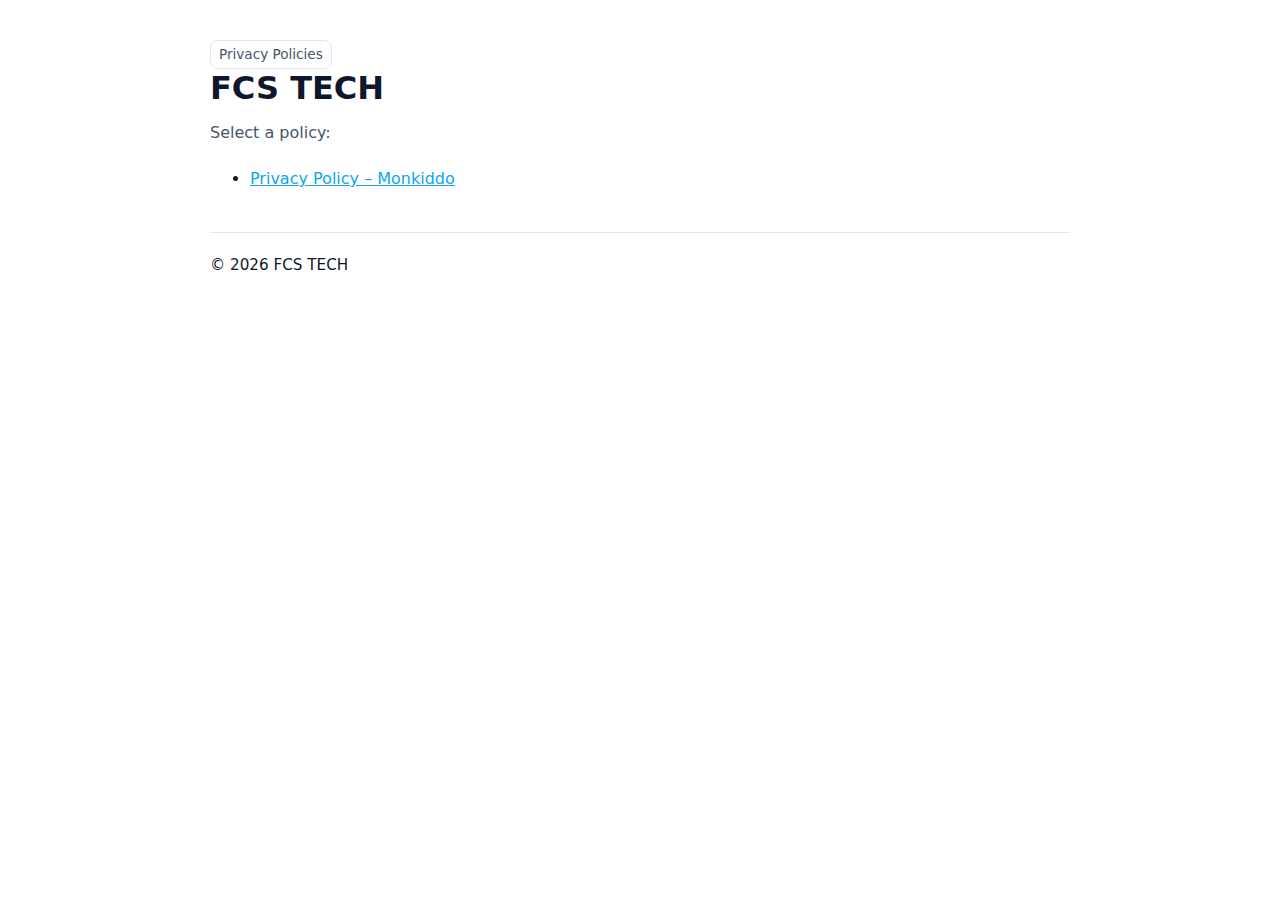
<file: index.html>
<!doctype html>
<html lang="en">
<head>
  <meta charset="utf-8">
  <title>Privacy Policies – FCS TECH</title>
  <meta name="viewport" content="width=device-width, initial-scale=1">
  <link href="./assets/style.css" rel="stylesheet">
</head>
<body>
  <main class="wrap" role="main">
    <header>
      <div class="badge">Privacy Policies</div>
      <h1>FCS TECH</h1>
      <p class="muted">Select a policy:</p>
    </header>
    <ul>
      <li><a href="./monkiddo/privacy-policy.html">Privacy Policy – Monkiddo</a></li>
      <!-- add more apps as needed -->
    </ul>
    <footer class="footer">© <span id="year"></span> FCS TECH</footer>
  </main>
  <script>document.getElementById('year').textContent=new Date().getFullYear()</script>
</body>
</html>
</file>
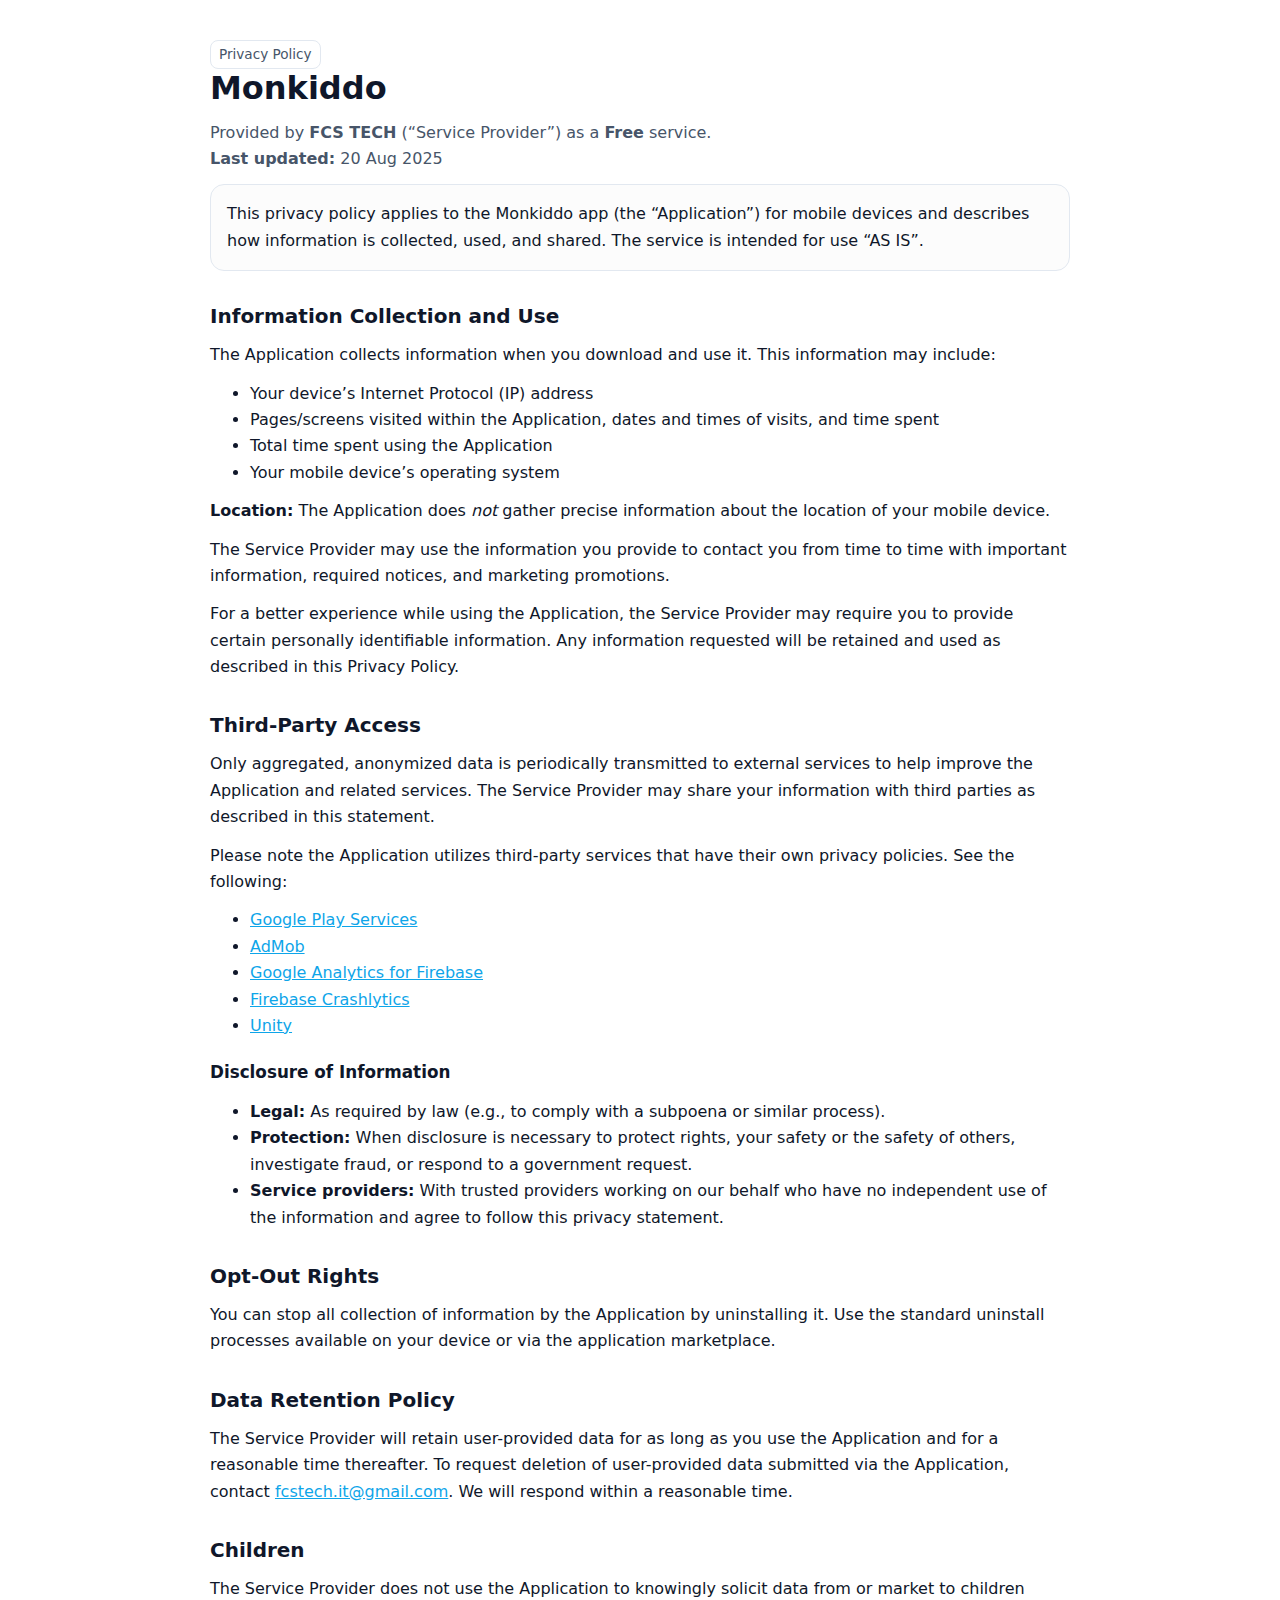
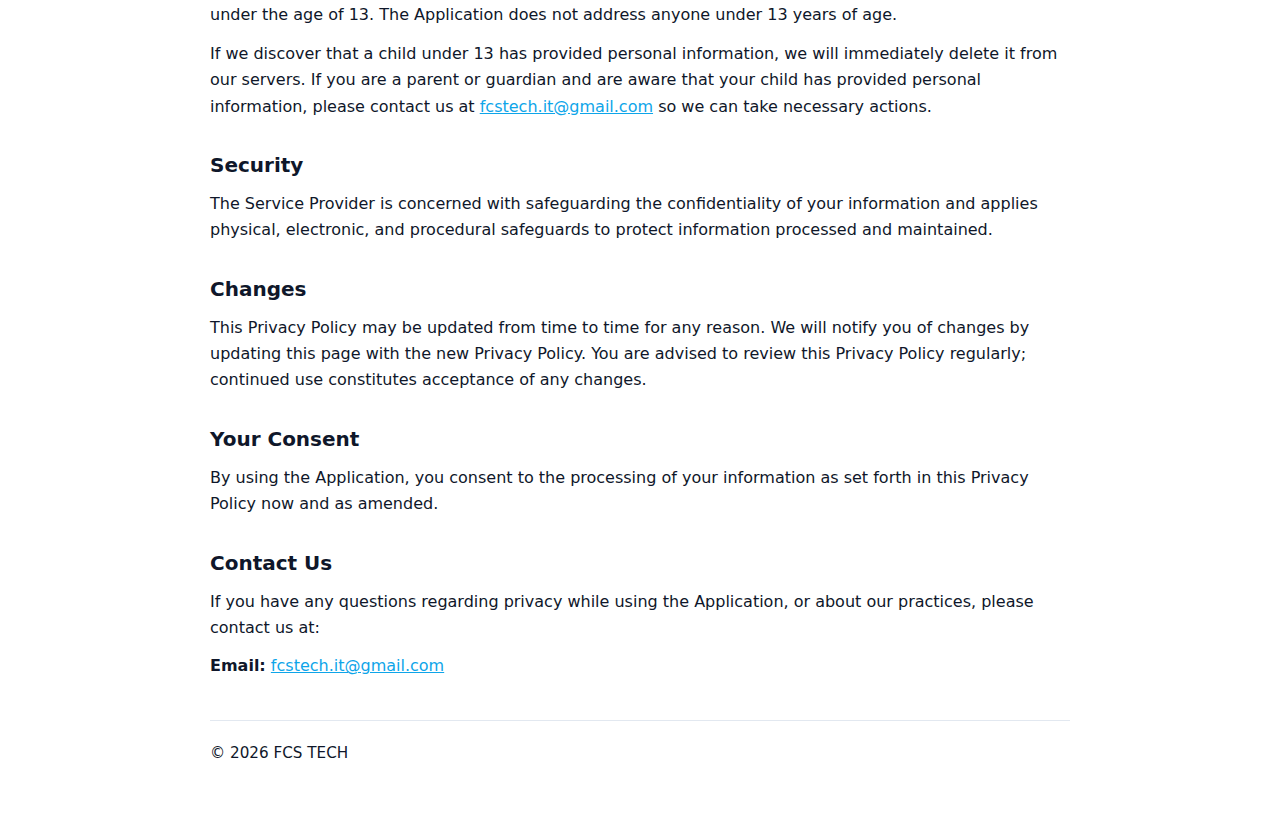
<file: monkiddo/privacy-policy.html>
<!doctype html>
<html lang="en">
<head>
  <meta charset="utf-8">
  <title>Privacy Policy – Monkiddo</title>
  <meta name="viewport" content="width=device-width, initial-scale=1">
  <meta name="description" content="Privacy Policy for the Monkiddo mobile application by FCS TECH. Learn what data we collect, how we use it, and your choices.">
  <link href="../assets/style.css" rel="stylesheet">
</head>
<body>
  <main class="wrap" role="main">
    <header>
      <div class="badge">Privacy Policy</div>
      <h1>Monkiddo</h1>
      <p class="muted">
        Provided by <strong>FCS TECH</strong> (“Service Provider”) as a <strong>Free</strong> service.<br>
        <strong>Last updated:</strong> <time datetime="2025-08-20">20 Aug 2025</time>
      </p>
      <p class="card">
        This privacy policy applies to the Monkiddo app (the “Application”) for mobile devices and describes how information is collected, used, and shared. The service is intended for use “AS IS”.
      </p>
    </header>

    <section id="collection-and-use">
      <h2>Information Collection and Use</h2>
      <p>The Application collects information when you download and use it. This information may include:</p>
      <ul>
        <li>Your device’s Internet Protocol (IP) address</li>
        <li>Pages/screens visited within the Application, dates and times of visits, and time spent</li>
        <li>Total time spent using the Application</li>
        <li>Your mobile device’s operating system</li>
      </ul>
      <p><strong>Location:</strong> The Application does <em>not</em> gather precise information about the location of your mobile device.</p>
      <p>The Service Provider may use the information you provide to contact you from time to time with important information, required notices, and marketing promotions.</p>
      <p>For a better experience while using the Application, the Service Provider may require you to provide certain personally identifiable information. Any information requested will be retained and used as described in this Privacy Policy.</p>
    </section>

    <section id="third-party-access">
      <h2>Third-Party Access</h2>
      <p>
        Only aggregated, anonymized data is periodically transmitted to external services to help improve the Application and related services. The Service Provider may share your information with third parties as described in this statement.
      </p>
      <p>Please note the Application utilizes third-party services that have their own privacy policies. See the following:</p>
      <ul>
        <li><a href="https://policies.google.com/terms" target="_blank" rel="noopener">Google Play Services</a></li>
        <li><a href="https://policies.google.com/technologies/ads" target="_blank" rel="noopener">AdMob</a></li>
        <li><a href="https://firebase.google.com/support/privacy" target="_blank" rel="noopener">Google Analytics for Firebase</a></li>
        <li><a href="https://firebase.google.com/support/privacy" target="_blank" rel="noopener">Firebase Crashlytics</a></li>
        <li><a href="https://unity.com/legal/privacy-policy" target="_blank" rel="noopener">Unity</a></li>
      </ul>

      <h3>Disclosure of Information</h3>
      <ul>
        <li><strong>Legal:</strong> As required by law (e.g., to comply with a subpoena or similar process).</li>
        <li><strong>Protection:</strong> When disclosure is necessary to protect rights, your safety or the safety of others, investigate fraud, or respond to a government request.</li>
        <li><strong>Service providers:</strong> With trusted providers working on our behalf who have no independent use of the information and agree to follow this privacy statement.</li>
      </ul>
    </section>

    <section id="opt-out">
      <h2>Opt-Out Rights</h2>
      <p>You can stop all collection of information by the Application by uninstalling it. Use the standard uninstall processes available on your device or via the application marketplace.</p>
    </section>

    <section id="retention">
      <h2>Data Retention Policy</h2>
      <p>
        The Service Provider will retain user-provided data for as long as you use the Application and for a reasonable time thereafter. To request deletion of user-provided data submitted via the Application, contact
        <a href="mailto:fcstech.it@gmail.com">fcstech.it@gmail.com</a>. We will respond within a reasonable time.
      </p>
    </section>

    <section id="children">
      <h2>Children</h2>
      <p>The Service Provider does not use the Application to knowingly solicit data from or market to children under the age of 13. The Application does not address anyone under 13 years of age.</p>
      <p>If we discover that a child under 13 has provided personal information, we will immediately delete it from our servers. If you are a parent or guardian and are aware that your child has provided personal information, please contact us at <a href="mailto:fcstech.it@gmail.com">fcstech.it@gmail.com</a> so we can take necessary actions.</p>
    </section>

    <section id="security">
      <h2>Security</h2>
      <p>The Service Provider is concerned with safeguarding the confidentiality of your information and applies physical, electronic, and procedural safeguards to protect information processed and maintained.</p>
    </section>

    <section id="changes">
      <h2>Changes</h2>
      <p>This Privacy Policy may be updated from time to time for any reason. We will notify you of changes by updating this page with the new Privacy Policy. You are advised to review this Privacy Policy regularly; continued use constitutes acceptance of any changes.</p>
    </section>

    <section id="consent">
      <h2>Your Consent</h2>
      <p>By using the Application, you consent to the processing of your information as set forth in this Privacy Policy now and as amended.</p>
    </section>

    <section id="contact">
      <h2>Contact Us</h2>
      <p>If you have any questions regarding privacy while using the Application, or about our practices, please contact us at:</p>
      <p><strong>Email:</strong> <a href="mailto:fcstech.it@gmail.com">fcstech.it@gmail.com</a></p>
    </section>

    <footer class="footer">© <span id="year"></span> FCS TECH</footer>
  </main>
  <script>document.getElementById('year').textContent=new Date().getFullYear()</script>
</body>
</html>
</file>
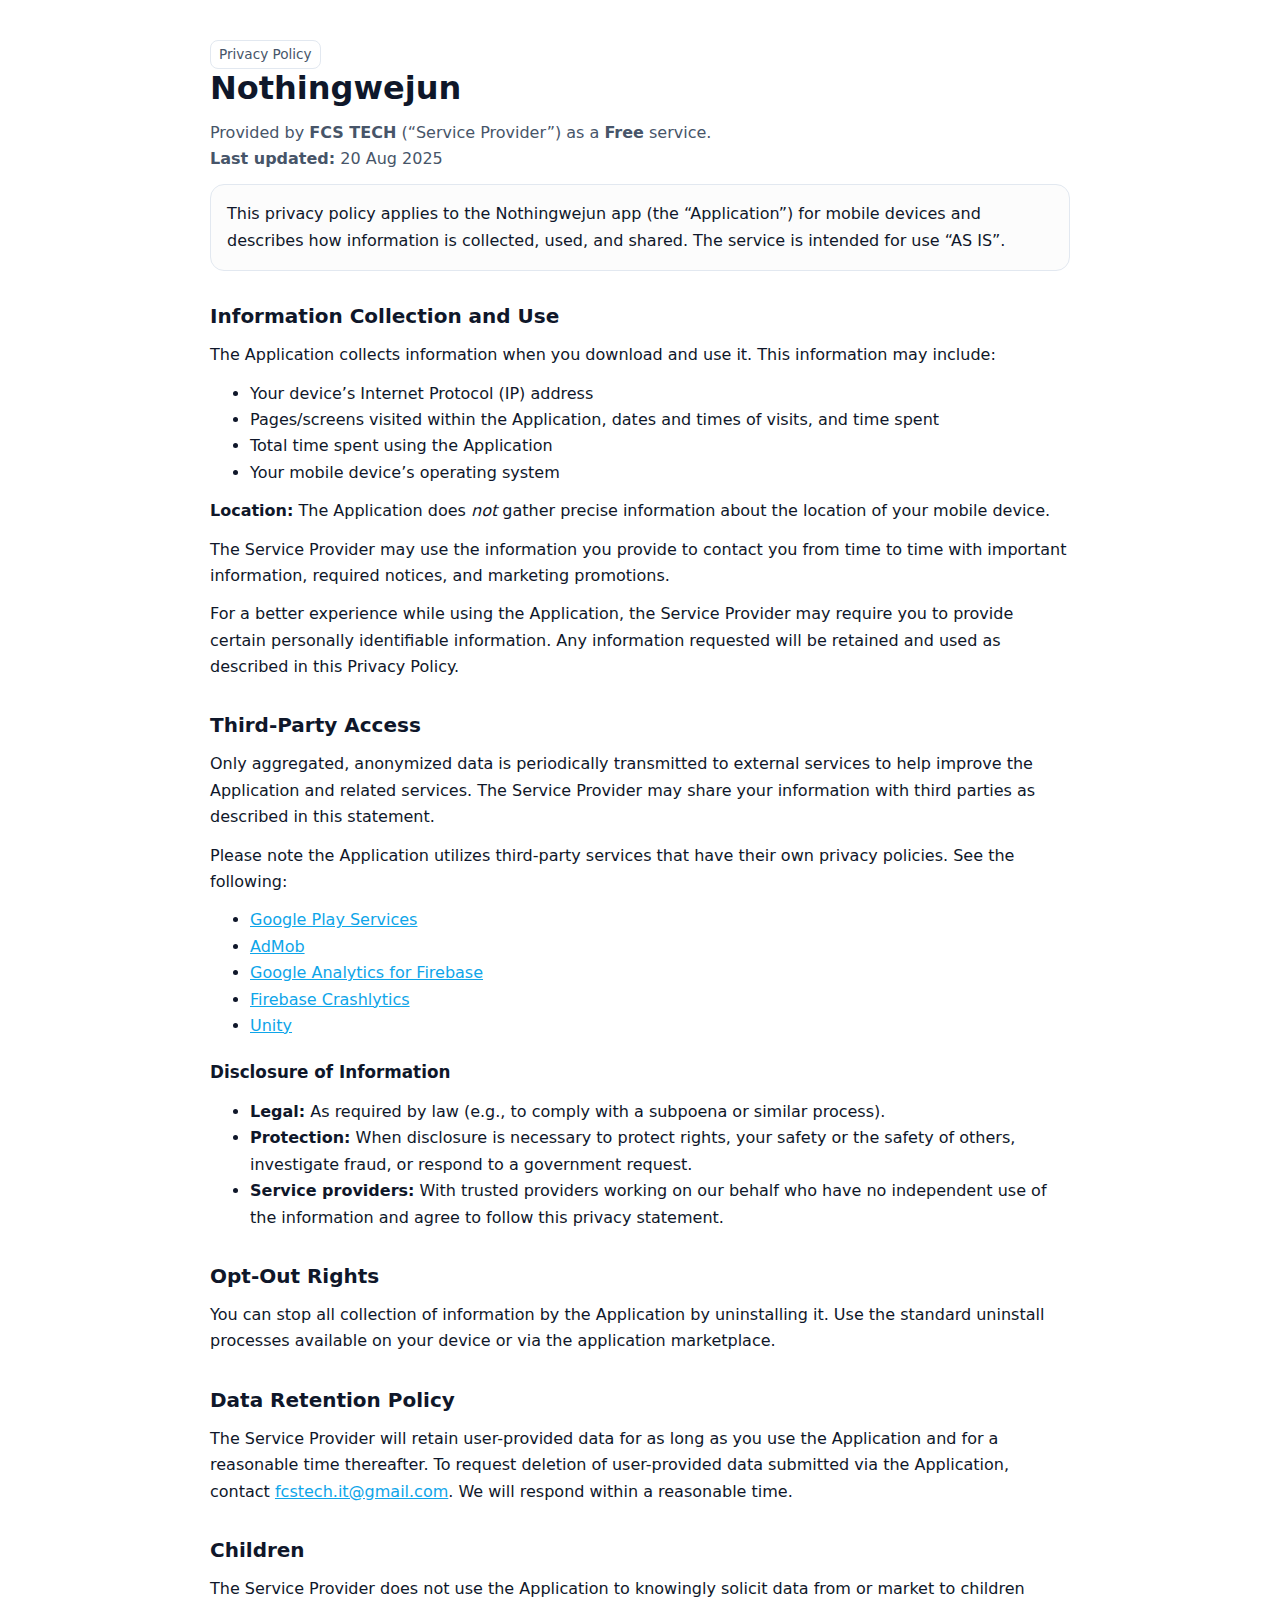
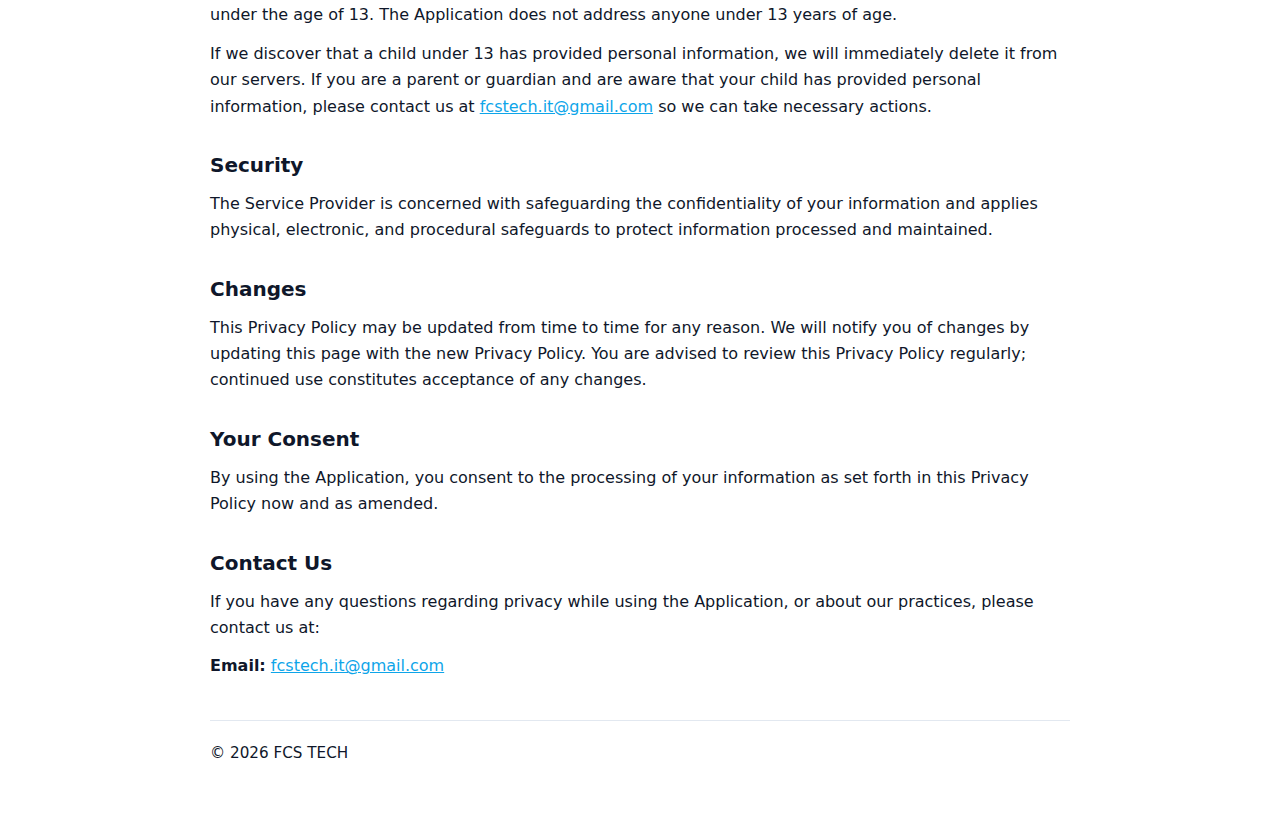
<file: nothingwejun/privacy-policy.html>
<!doctype html>
<html lang="en">
<head>
  <meta charset="utf-8">
  <title>Privacy Policy – Nothingwejun</title>
  <meta name="viewport" content="width=device-width, initial-scale=1">
  <meta name="description" content="Privacy Policy for the Nothingwejun mobile application by FCS TECH. Learn what data we collect, how we use it, and your choices.">
  <link href="../assets/style.css" rel="stylesheet">
</head>
<body>
  <main class="wrap" role="main">
    <header>
      <div class="badge">Privacy Policy</div>
      <h1>Nothingwejun</h1>
      <p class="muted">
        Provided by <strong>FCS TECH</strong> (“Service Provider”) as a <strong>Free</strong> service.<br>
        <strong>Last updated:</strong> <time datetime="2025-08-20">20 Aug 2025</time>
      </p>
      <p class="card">
        This privacy policy applies to the Nothingwejun app (the “Application”) for mobile devices and describes how information is collected, used, and shared. The service is intended for use “AS IS”.
      </p>
    </header>

    <section id="collection-and-use">
      <h2>Information Collection and Use</h2>
      <p>The Application collects information when you download and use it. This information may include:</p>
      <ul>
        <li>Your device’s Internet Protocol (IP) address</li>
        <li>Pages/screens visited within the Application, dates and times of visits, and time spent</li>
        <li>Total time spent using the Application</li>
        <li>Your mobile device’s operating system</li>
      </ul>
      <p><strong>Location:</strong> The Application does <em>not</em> gather precise information about the location of your mobile device.</p>
      <p>The Service Provider may use the information you provide to contact you from time to time with important information, required notices, and marketing promotions.</p>
      <p>For a better experience while using the Application, the Service Provider may require you to provide certain personally identifiable information. Any information requested will be retained and used as described in this Privacy Policy.</p>
    </section>

    <section id="third-party-access">
      <h2>Third-Party Access</h2>
      <p>
        Only aggregated, anonymized data is periodically transmitted to external services to help improve the Application and related services. The Service Provider may share your information with third parties as described in this statement.
      </p>
      <p>Please note the Application utilizes third-party services that have their own privacy policies. See the following:</p>
      <ul>
        <li><a href="https://policies.google.com/terms" target="_blank" rel="noopener">Google Play Services</a></li>
        <li><a href="https://policies.google.com/technologies/ads" target="_blank" rel="noopener">AdMob</a></li>
        <li><a href="https://firebase.google.com/support/privacy" target="_blank" rel="noopener">Google Analytics for Firebase</a></li>
        <li><a href="https://firebase.google.com/support/privacy" target="_blank" rel="noopener">Firebase Crashlytics</a></li>
        <li><a href="https://unity.com/legal/privacy-policy" target="_blank" rel="noopener">Unity</a></li>
      </ul>

      <h3>Disclosure of Information</h3>
      <ul>
        <li><strong>Legal:</strong> As required by law (e.g., to comply with a subpoena or similar process).</li>
        <li><strong>Protection:</strong> When disclosure is necessary to protect rights, your safety or the safety of others, investigate fraud, or respond to a government request.</li>
        <li><strong>Service providers:</strong> With trusted providers working on our behalf who have no independent use of the information and agree to follow this privacy statement.</li>
      </ul>
    </section>

    <section id="opt-out">
      <h2>Opt-Out Rights</h2>
      <p>You can stop all collection of information by the Application by uninstalling it. Use the standard uninstall processes available on your device or via the application marketplace.</p>
    </section>

    <section id="retention">
      <h2>Data Retention Policy</h2>
      <p>
        The Service Provider will retain user-provided data for as long as you use the Application and for a reasonable time thereafter. To request deletion of user-provided data submitted via the Application, contact
        <a href="mailto:fcstech.it@gmail.com">fcstech.it@gmail.com</a>. We will respond within a reasonable time.
      </p>
    </section>

    <section id="children">
      <h2>Children</h2>
      <p>The Service Provider does not use the Application to knowingly solicit data from or market to children under the age of 13. The Application does not address anyone under 13 years of age.</p>
      <p>If we discover that a child under 13 has provided personal information, we will immediately delete it from our servers. If you are a parent or guardian and are aware that your child has provided personal information, please contact us at <a href="mailto:fcstech.it@gmail.com">fcstech.it@gmail.com</a> so we can take necessary actions.</p>
    </section>

    <section id="security">
      <h2>Security</h2>
      <p>The Service Provider is concerned with safeguarding the confidentiality of your information and applies physical, electronic, and procedural safeguards to protect information processed and maintained.</p>
    </section>

    <section id="changes">
      <h2>Changes</h2>
      <p>This Privacy Policy may be updated from time to time for any reason. We will notify you of changes by updating this page with the new Privacy Policy. You are advised to review this Privacy Policy regularly; continued use constitutes acceptance of any changes.</p>
    </section>

    <section id="consent">
      <h2>Your Consent</h2>
      <p>By using the Application, you consent to the processing of your information as set forth in this Privacy Policy now and as amended.</p>
    </section>

    <section id="contact">
      <h2>Contact Us</h2>
      <p>If you have any questions regarding privacy while using the Application, or about our practices, please contact us at:</p>
      <p><strong>Email:</strong> <a href="mailto:fcstech.it@gmail.com">fcstech.it@gmail.com</a></p>
    </section>

    <footer class="footer">© <span id="year"></span> FCS TECH</footer>
  </main>
  <script>document.getElementById('year').textContent=new Date().getFullYear()</script>
</body>
</html>
</file>
<file: assets/style.css>
:root{
  --fg:#0f172a; --muted:#475569; --bg:#ffffff; --line:#e2e8f0; --link:#0ea5e9;
}
@media (prefers-color-scheme: dark){
  :root{ --fg:#e5e7eb; --muted:#9ca3af; --bg:#0b0f17; --line:#1f2937; --link:#38bdf8; }
}
html,body{height:100%}
body{
  margin:0; background:var(--bg); color:var(--fg);
  font-family: ui-sans-serif, system-ui, -apple-system, Segoe UI, Roboto, Arial, "Noto Sans", "Liberation Sans", sans-serif;
  line-height:1.65;
}
.wrap{max-width:860px; margin:0 auto; padding:2.5rem 1.25rem 4rem}
header{margin-bottom:1.25rem}
h1{font-size:2rem; line-height:1.2; margin:0 0 .25rem}
h2{font-size:1.25rem; margin:2rem 0 .5rem; line-height:1.35}
h3{font-size:1.05rem; margin:1.25rem 0 .25rem}
p, ul, ol{margin:.75rem 0}
small, .muted{color:var(--muted)}
a{color:var(--link); text-decoration:underline}
.badge{display:inline-block; font-size:.85rem; padding:.15rem .5rem; border:1px solid var(--line); border-radius:.5rem; color:var(--muted)}
.card{border:1px solid var(--line); border-radius:14px; padding:1rem; background:rgba(127,127,127,.02)}
.footer{margin-top:2.5rem; padding-top:1.25rem; border-top:1px solid var(--line); font-size:.95rem}
</file>
